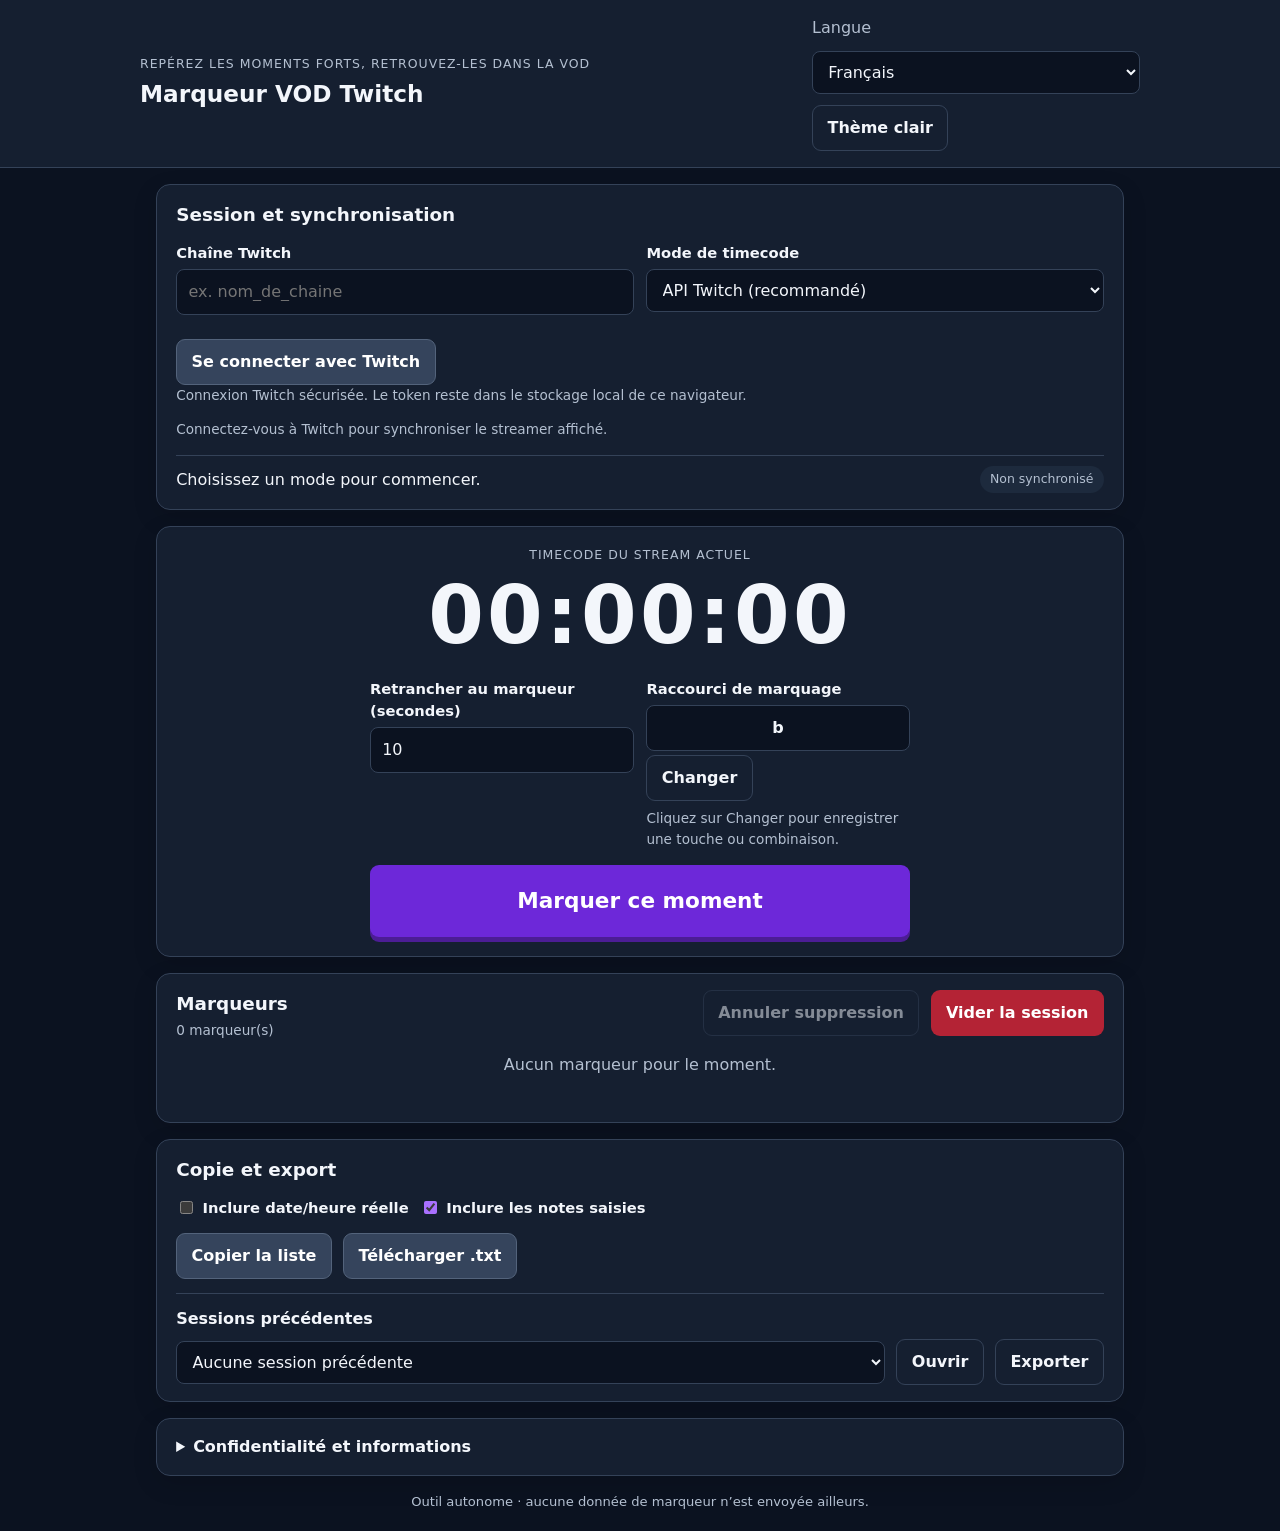
<file: index.html>
<!doctype html>
<html lang="fr"><head><meta charset="utf-8"><meta name="viewport" content="width=device-width,initial-scale=1"><meta name="theme-color" content="#111827"><meta name="description" content="Marquez les moments forts d’un live pour les retrouver dans la VOD."><title>Marqueur VOD</title><link rel="icon" href="assets/icon.svg" type="image/svg+xml"><link rel="manifest" href="manifest.webmanifest"><link rel="stylesheet" href="css/style.css"><script defer src="js/i18n.js"></script><script defer src="js/timecode.js"></script><script defer src="js/storage.js"></script><script defer src="js/twitch.js"></script><script defer src="js/export.js"></script><script defer src="js/shortcuts.js"></script><script defer src="js/app.js"></script></head><body>
<header class="topbar"><div><p class="eyebrow" data-i18n="tagline"></p><h1 data-i18n="appTitle"></h1></div><div class="top-controls"><label for="language" data-i18n="languageLabel"></label><select id="language" data-i18n-aria-label="languageLabel"><option value="fr">Français</option><option value="en">English</option></select><button id="themeToggle" class="button subtle" type="button" data-i18n="themeDark"></button></div></header><main>
<section class="card"><h2 data-i18n="sessionSetup"></h2><div class="field-grid"><div class="field"><label for="channel" data-i18n="channelLabel"></label><input id="channel" maxlength="25" autocomplete="off" data-i18n-placeholder="channelPlaceholder"></div><div class="field"><label for="mode" data-i18n="modeLabel"></label><select id="mode"><option value="api" data-i18n="modeApi"></option><option value="manual" data-i18n="modeManual"></option><option value="local" data-i18n="modeLocal"></option></select></div></div>
<div id="apiSettings" class="mode-panel"><div class="button-row"><button id="connectApi" class="button secondary" type="button" data-i18n="connectApi"></button><button id="disconnectApi" class="button subtle" type="button" data-i18n="disconnectApi" hidden></button></div><p id="authStatus" class="hint" data-i18n="apiPrivacy"></p><p id="streamInfo" class="hint" aria-live="polite" hidden></p></div>
<div id="manualSettings" class="mode-panel" hidden><div class="field-grid"><div class="field"><label for="manualValue" data-i18n="manualValueLabel"></label><input id="manualValue" autocomplete="off" data-i18n-placeholder="manualValuePlaceholder"></div><div class="field"><label for="manualType" data-i18n="manualTypeLabel"></label><select id="manualType"><option value="elapsed" data-i18n="manualElapsed"></option><option value="start" data-i18n="manualStart"></option></select></div></div><button id="resync" class="button secondary" type="button" data-i18n="resync"></button></div>
<div id="localSettings" class="mode-panel" hidden><div class="field-grid"><div class="field"><label for="localOffset" data-i18n="localOffsetLabel"></label><input id="localOffset" inputmode="numeric" value="00:00:00" data-i18n-placeholder="timecodePlaceholder"></div><button id="startLocal" class="button secondary align-end" type="button" data-i18n="startLocal"></button></div></div><div class="status-line"><span id="status" role="status" aria-live="polite" data-i18n="statusReady"></span><span id="reliability" class="badge" data-i18n="reliabilityNone"></span></div></section>
<section class="card clock-card" aria-label="" data-i18n-aria-label="currentTimecode"><p class="eyebrow" data-i18n="currentTimecode"></p><output id="currentTimecode" class="clock">00:00:00</output><div class="field-grid compact-grid"><div class="field"><label for="subtractSeconds" data-i18n="subtractLabel"></label><input id="subtractSeconds" type="number" min="0" max="3600" value="10"></div><div class="field shortcut-field"><label for="shortcutKey" data-i18n="shortcutLabel"></label><input id="shortcutKey" value="B" readonly aria-live="polite"><div class="button-row shortcut-actions"><button id="changeShortcut" class="button subtle" type="button" data-i18n="changeShortcut"></button><button id="confirmShortcut" class="button secondary" type="button" data-i18n="confirmShortcut" hidden></button><button id="cancelShortcut" class="button subtle" type="button" data-i18n="cancelShortcut" hidden></button></div><p id="shortcutHint" class="hint" data-i18n="shortcutHint"></p></div></div><button id="markMoment" class="button mark-button" type="button" data-i18n="markMoment"></button></section>
<section class="card"><div class="section-heading"><div><h2 data-i18n="markersHeading"></h2><p id="markerCount" class="hint"></p></div><div class="button-row"><button id="undoDelete" class="button subtle" type="button" data-i18n="undoDelete" disabled></button><button id="clearSession" class="button danger" type="button" data-i18n="clearSession"></button></div></div><div id="markers" class="marker-list" aria-live="polite"></div><p id="emptyMarkers" class="empty-state" data-i18n="emptyMarkers"></p></section>
<section class="card"><h2 data-i18n="exportHeading"></h2><div class="options-row"><label class="check-label"><input id="exportDate" type="checkbox"><span data-i18n="includeDate"></span></label><label class="check-label"><input id="exportNotes" type="checkbox" checked><span data-i18n="includeNotes"></span></label></div><div class="button-row"><button id="copyList" class="button secondary" type="button" data-i18n="copyList"></button><button id="downloadList" class="button secondary" type="button" data-i18n="downloadList"></button></div><div class="history-block"><h3 data-i18n="historyHeading"></h3><div class="history-row"><select id="historySelect" data-i18n-aria-label="historyHeading"><option value="" data-i18n="historyEmpty"></option></select><button id="loadHistory" class="button subtle" type="button" data-i18n="loadHistory"></button><button id="exportHistory" class="button subtle" type="button" data-i18n="exportHistory"></button></div></div></section>
<details class="card privacy-card"><summary data-i18n="settingsHeading"></summary><p data-i18n="privacyNotice"></p><p data-i18n="twitchDisclaimer"></p></details></main><footer data-i18n="footerLocal"></footer><div id="toast" class="toast" role="status" aria-live="polite"></div></body></html>
</file>
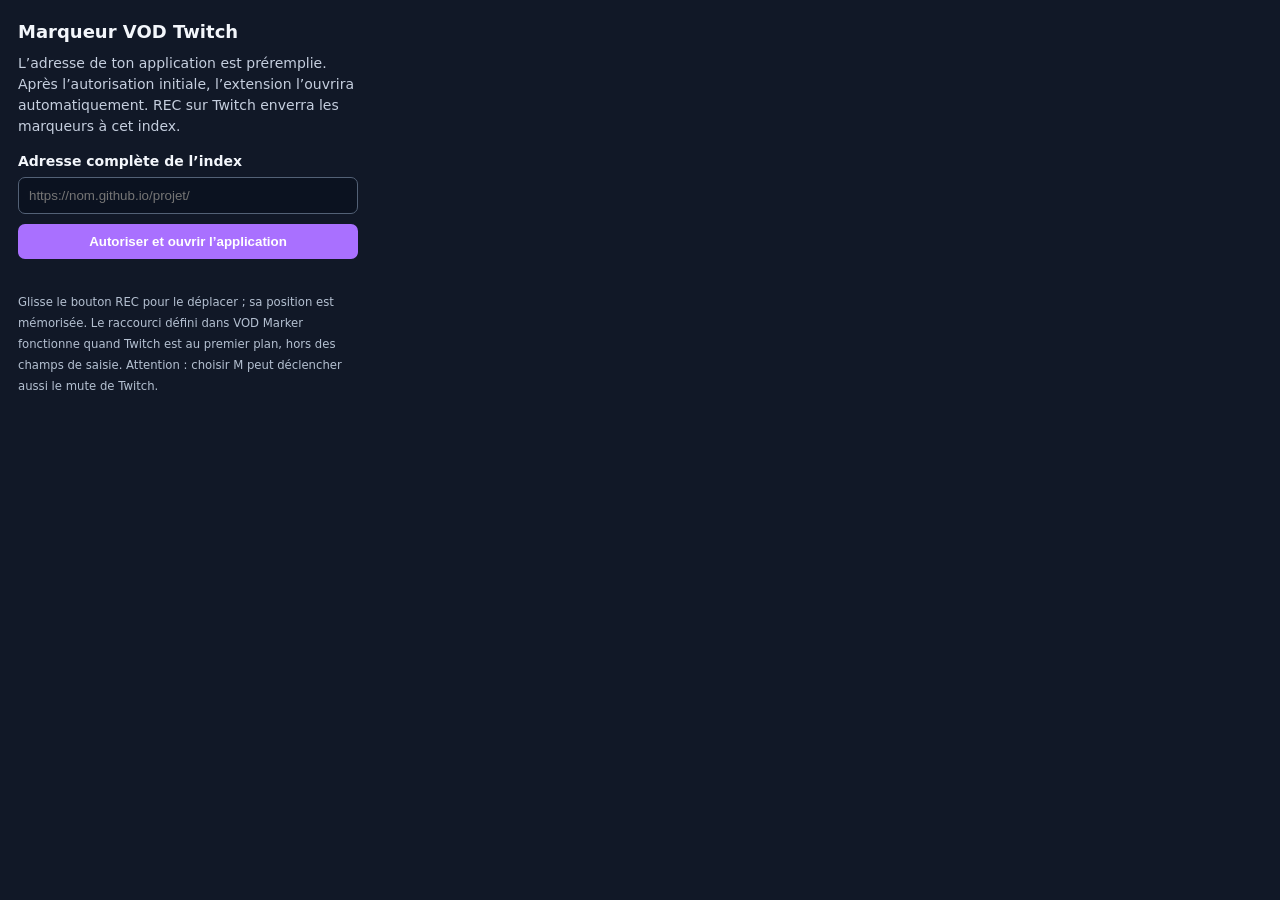
<file: extension/popup.html>
<!doctype html>
<html lang="fr">
<head>
  <meta charset="utf-8">
  <meta name="viewport" content="width=device-width, initial-scale=1">
  <title>Marqueur VOD — Configuration</title>
  <style>
    body{width:340px;margin:0;padding:18px;background:#111827;color:#f3f6fb;font:14px/1.5 system-ui,sans-serif}h1{font-size:18px;margin:0 0 8px}p{color:#c5cede;margin:8px 0 14px}label{display:block;font-weight:600;margin-bottom:5px}input{box-sizing:border-box;width:100%;padding:10px;border:1px solid #536176;border-radius:7px;background:#0b1220;color:#fff}button{width:100%;margin-top:10px;padding:10px;border:0;border-radius:7px;background:#a970ff;color:#fff;font-weight:700;cursor:pointer}#status{min-height:22px;margin-top:10px;color:#c5cede}small{color:#b4c0d1}
  </style>
</head>
<body>
  <h1>Marqueur VOD Twitch</h1>
  <p>L’adresse de ton application est préremplie. Après l’autorisation initiale, l’extension l’ouvrira automatiquement. REC sur Twitch enverra les marqueurs à cet index.</p>
  <label for="appUrl">Adresse complète de l’index</label>
  <input id="appUrl" type="url" placeholder="https://nom.github.io/projet/" autocomplete="url">
  <button id="save" type="button">Autoriser et ouvrir l’application</button>
  <div id="status" role="status" aria-live="polite"></div>
  <small>Glisse le bouton REC pour le déplacer ; sa position est mémorisée. Le raccourci défini dans VOD Marker fonctionne quand Twitch est au premier plan, hors des champs de saisie. Attention : choisir M peut déclencher aussi le mute de Twitch.</small>
  <script src="popup.js"></script>
</body>
</html>
</file>
<file: css/style.css>
:root{color-scheme:dark;--bg:#0b1220;--panel:#151f30;--panel2:#1d2a3d;--text:#f3f6fb;--muted:#b4c0d1;--accent:#a970ff;--accent2:#7c3aed;--line:#344258;--danger:#b42335;--focus:#ffd166;font-family:system-ui,-apple-system,"Segoe UI",sans-serif}*{box-sizing:border-box}body{margin:0;background:var(--bg);color:var(--text);line-height:1.5;min-width:300px}body.light{color-scheme:light;--bg:#f2f5fa;--panel:#fff;--panel2:#edf1f7;--text:#162033;--muted:#4d5b70;--accent:#6d28d9;--accent2:#5b21b6;--line:#c8d1de;--danger:#b42335;--focus:#a15c00}.topbar{display:flex;justify-content:space-between;align-items:center;gap:1rem;padding:1rem max(1rem,calc((100vw - 1000px)/2));border-bottom:1px solid var(--line);background:var(--panel)}h1,h2,h3,p{margin-top:0}h1{font-size:1.45rem;margin-bottom:0}.eyebrow{color:var(--muted);font-size:.78rem;letter-spacing:.08em;text-transform:uppercase;margin-bottom:.2rem}.top-controls,.button-row,.status-line,.section-heading,.options-row,.history-row{display:flex;align-items:center;gap:.7rem}.top-controls{flex-wrap:wrap}.top-controls label{color:var(--muted)}main{max-width:1000px;margin:1rem auto;padding:0 1rem;display:grid;gap:1rem}.card{background:var(--panel);border:1px solid var(--line);border-radius:14px;padding:1rem 1.2rem;box-shadow:0 8px 24px #0002}h2{font-size:1.15rem;margin-bottom:.85rem}.field-grid{display:grid;grid-template-columns:repeat(2,minmax(0,1fr));gap:.8rem;margin-bottom:.75rem}.field{display:flex;flex-direction:column;gap:.3rem;min-width:0}.field label,.check-label{font-size:.92rem;font-weight:600}input,select,button{font:inherit}input,select{color:var(--text);background:var(--bg);border:1px solid var(--line);border-radius:8px;padding:.62rem .7rem;min-height:42px;width:100%}input[type=checkbox]{width:auto;min-height:0;accent-color:var(--accent)}input:focus,select:focus,button:focus-visible,summary:focus-visible{outline:3px solid var(--focus);outline-offset:2px}.button{border:1px solid transparent;border-radius:9px;padding:.62rem .9rem;min-height:42px;cursor:pointer;font-weight:700;color:#fff;background:var(--accent2)}.button:hover{filter:brightness(1.12)}.button:disabled{opacity:.5;cursor:not-allowed}.button.secondary{background:#35445c;border-color:#53637b}.light .button.secondary{color:#fff}.button.subtle{background:transparent;color:var(--text);border-color:var(--line)}.button.danger{background:var(--danger)}.hint{color:var(--muted);font-size:.85rem}.mode-panel{padding:.75rem 0 .15rem}.button-row{flex-wrap:wrap}.status-line{justify-content:space-between;padding-top:.65rem;border-top:1px solid var(--line);gap:.5rem}.badge{border-radius:99px;background:var(--panel2);padding:.25rem .65rem;font-size:.78rem;color:var(--muted);white-space:nowrap}.clock-card{text-align:center;padding:1.2rem}.clock{display:block;font-variant-numeric:tabular-nums;font-size:clamp(2.7rem,9vw,5rem);font-weight:750;letter-spacing:.04em;line-height:1.15;margin:.3rem 0 1rem}.compact-grid{max-width:540px;margin:0 auto 1rem;text-align:left}.mark-button{width:min(100%,540px);min-height:72px;font-size:1.35rem;background:#6d28d9;box-shadow:0 5px 0 #4c1d95}.mark-button:active{transform:translateY(2px);box-shadow:0 3px 0 #4c1d95}.section-heading{justify-content:space-between;align-items:flex-start}.section-heading h2{margin-bottom:.1rem}.section-heading p{margin-bottom:0}.marker-list{display:grid;gap:.55rem}.marker{display:grid;grid-template-columns:minmax(110px,150px) minmax(120px,1fr) auto;align-items:center;gap:.65rem;padding:.65rem;background:var(--panel2);border:1px solid var(--line);border-radius:9px}.marker-time{font-family:ui-monospace,monospace;font-weight:700;font-size:1.05rem}.marker-meta{font-size:.78rem;color:var(--muted);margin-top:.15rem}.marker-note{min-width:0}.marker-actions{display:flex;gap:.4rem}.marker-actions button{min-height:36px;padding:.35rem .55rem}.empty-state{color:var(--muted);text-align:center;padding:.8rem}.options-row{flex-wrap:wrap;margin-bottom:.9rem}.check-label{display:flex;align-items:center;gap:.4rem}.history-block{border-top:1px solid var(--line);padding-top:.8rem;margin-top:.9rem}.history-block h3{font-size:1rem;margin-bottom:.5rem}.history-row select{flex:1}.privacy-card summary{cursor:pointer;font-weight:700}.privacy-card p{color:var(--muted);margin:.8rem 0 0}.toast{position:fixed;bottom:1rem;left:50%;transform:translate(-50%,150%);opacity:0;background:#173e2c;color:#fff;border:1px solid #59bd84;border-radius:10px;padding:.7rem 1rem;max-width:calc(100% - 2rem);z-index:5;transition:transform .2s,opacity .2s}.toast.show{transform:translate(-50%,0);opacity:1}footer{color:var(--muted);text-align:center;padding:0 1rem 1.2rem;font-size:.82rem}.align-end{align-self:end} [hidden]{display:none!important}@media(max-width:620px){.topbar{align-items:flex-start;flex-direction:column}.field-grid{grid-template-columns:1fr}.section-heading{flex-direction:column}.marker{grid-template-columns:1fr auto}.marker-note{grid-column:1/-1;grid-row:2}.marker-actions{grid-column:2;grid-row:1}.history-row{flex-wrap:wrap}.history-row select{flex-basis:100%}.card{padding:.9rem}.top-controls{width:100%}}@media(prefers-reduced-motion:reduce){*,*::before,*::after{scroll-behavior:auto!important;transition:none!important}}
.shortcut-field #shortcutKey{font-weight:700;text-align:center;letter-spacing:.04em}.shortcut-actions{flex-wrap:wrap}.shortcut-field .hint{margin:.15rem 0 0}
</file>
